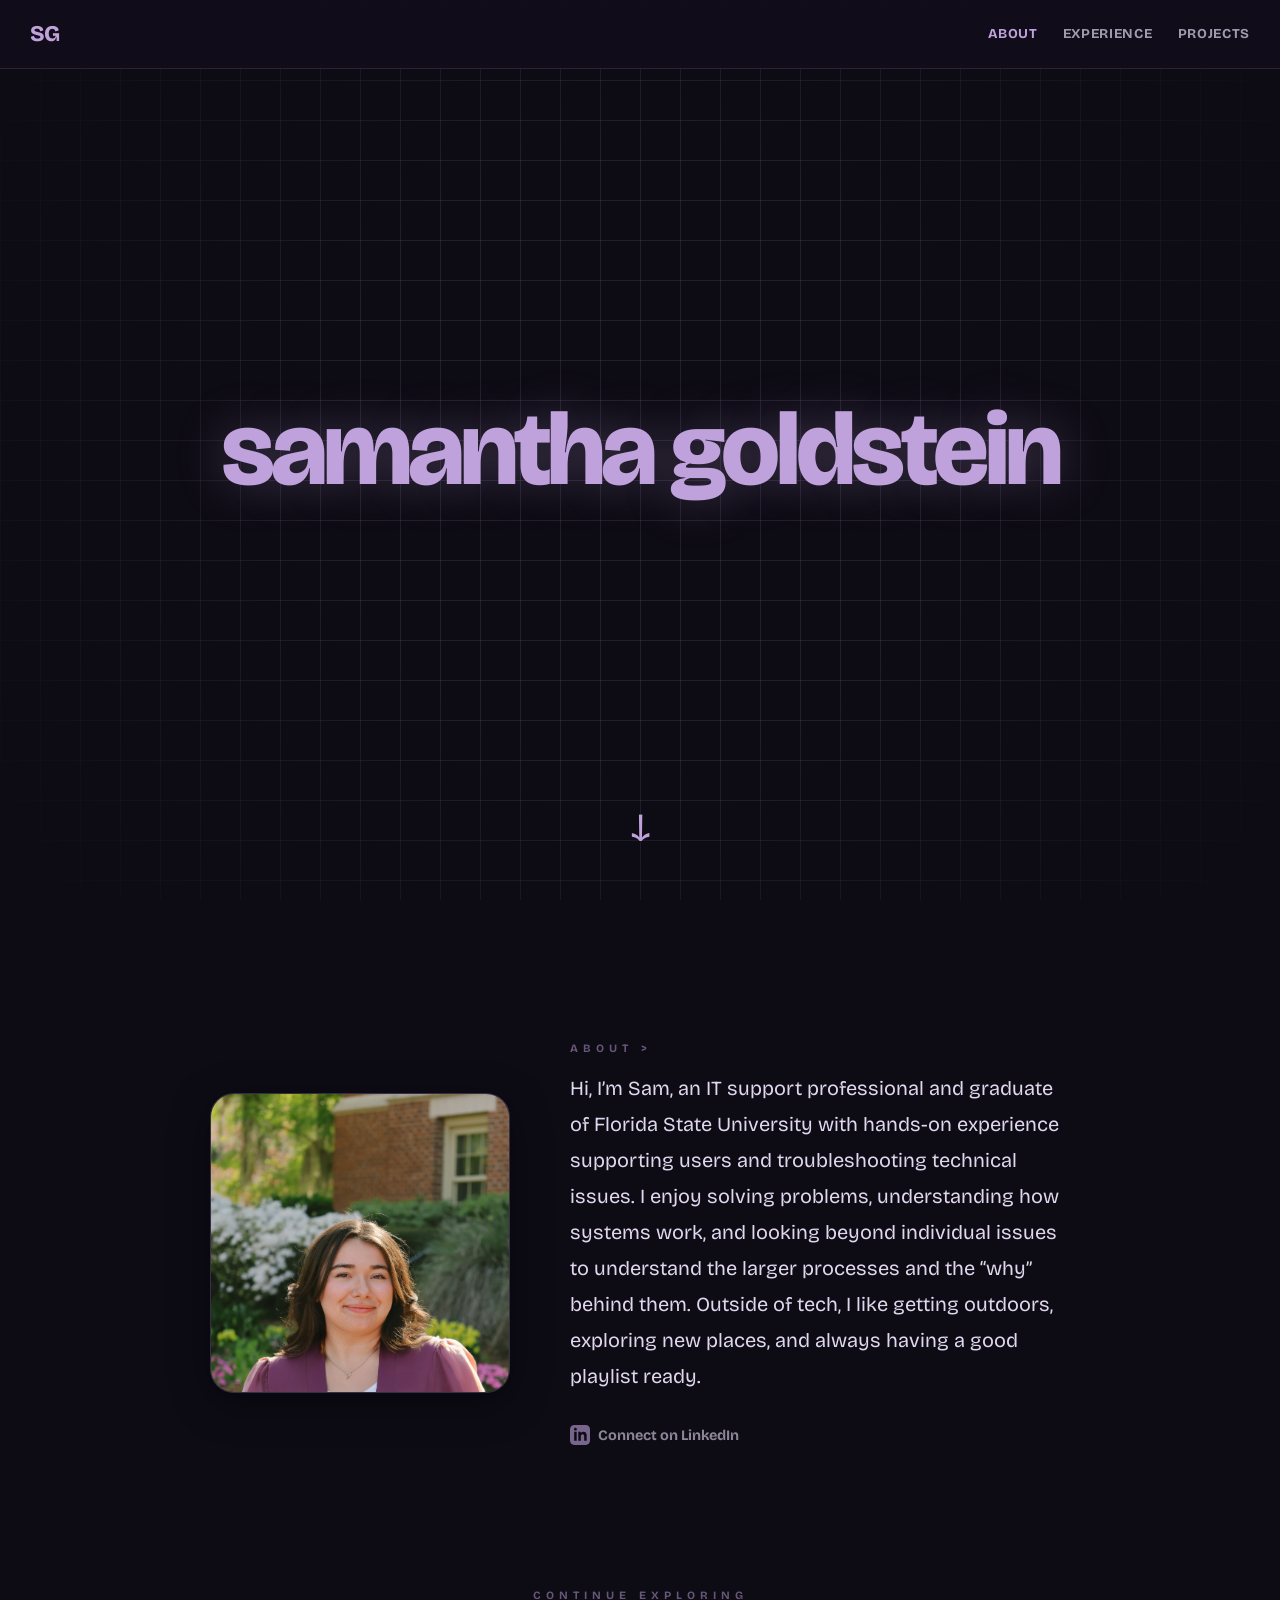
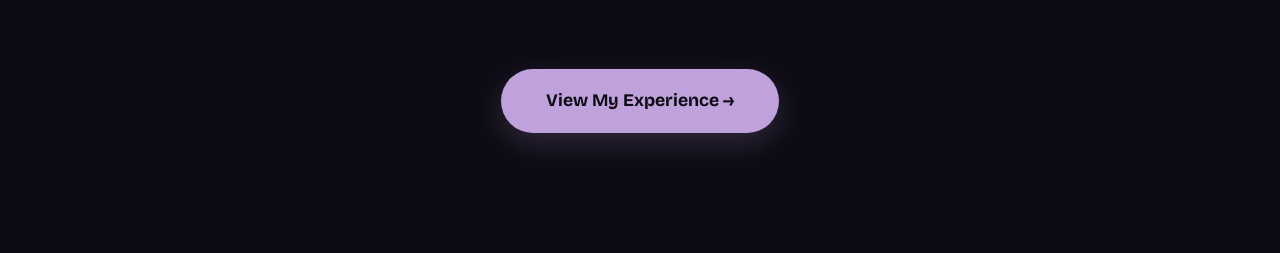
<file: index.html>
<!DOCTYPE html>
<html lang="en">
<head>
<meta charset="UTF-8">
<meta name="viewport" content="width=device-width, initial-scale=1.0">
<title>About | Samantha Goldstein</title>
<link href="https://fonts.googleapis.com/css2?family=Bricolage+Grotesque:wght@400;500;700;800&display=swap" rel="stylesheet">
<link rel="stylesheet" href="style.css">
</head>
<body>

  <div class="system-bg"></div>

  <nav>
    <div class="logo">SG</div>
    <div style="display:flex;">
      <a href="/" class="active">About</a>
      <a href="/experience">Experience</a> 
      <a href="/projects">Projects</a>
    </div>   
  </nav>

  <header class="hero-cover">
    <h1 class="cover-name">Samantha Goldstein</h1>
    <a href="#about" class="jump-arrow" id="scrollArrow">↓</a>
  </header>

  <main class="about-container" id="about">
    <div class="image-col">
      <img src="profile.png" alt="Samantha Goldstein" class="profile-box">
    </div>

    <article class="text-col">
      <span class="label">About > </span>
      <p class="about-text">
        Hi, I’m Sam, an IT support professional and graduate of Florida State University with hands-on experience supporting users and troubleshooting technical issues. I enjoy solving problems, understanding how systems work, and looking beyond individual issues to understand the larger processes and the “why” behind them. Outside of tech, I like getting outdoors, exploring new places, and always having a good playlist ready. </p>

      <div class="social-links">
        <a href="https://www.linkedin.com/in/samanthakgoldstein" target="_blank" class="social-icon">
          <svg viewBox="0 0 24 24"><path d="M19 0h-14c-2.761 0-5 2.239-5 5v14c0 2.761 2.239 5 5 5h14c2.762 0 5-2.239 5-5v-14c0-2.761-2.238-5-5-5zm-11 19h-3v-11h3v11zm-1.5-12.268c-.966 0-1.75-.79-1.75-1.764s.784-1.764 1.75-1.764 1.75.79 1.75 1.764-.783 1.764-1.75 1.764zm13.5 12.268h-3v-5.604c0-3.368-4-3.113-4 0v5.604h-3v-11h3v1.765c1.396-2.586 7-2.777 7 2.476v6.759z"/></svg>
          Connect on LinkedIn
        </a>
      </div>
    </article>
  </main>

  <footer style="text-align: center; padding-bottom: 120px;">
    <span class="label" style="margin-bottom: 24px; display: block;">Continue Exploring</span>
    <a href="experience.html" class="next-btn">View My Experience →</a>
  </footer>

  <script>
    window.onscroll = function() {
      var arrow = document.getElementById("scrollArrow");
      if (document.body.scrollTop > 100 || document.documentElement.scrollTop > 100) {
        arrow.style.opacity = "0";
        arrow.style.visibility = "hidden";
      } else {
        arrow.style.opacity = "1";
        arrow.style.visibility = "visible";
      }
    };
  </script>

</body>
</html>
</file>
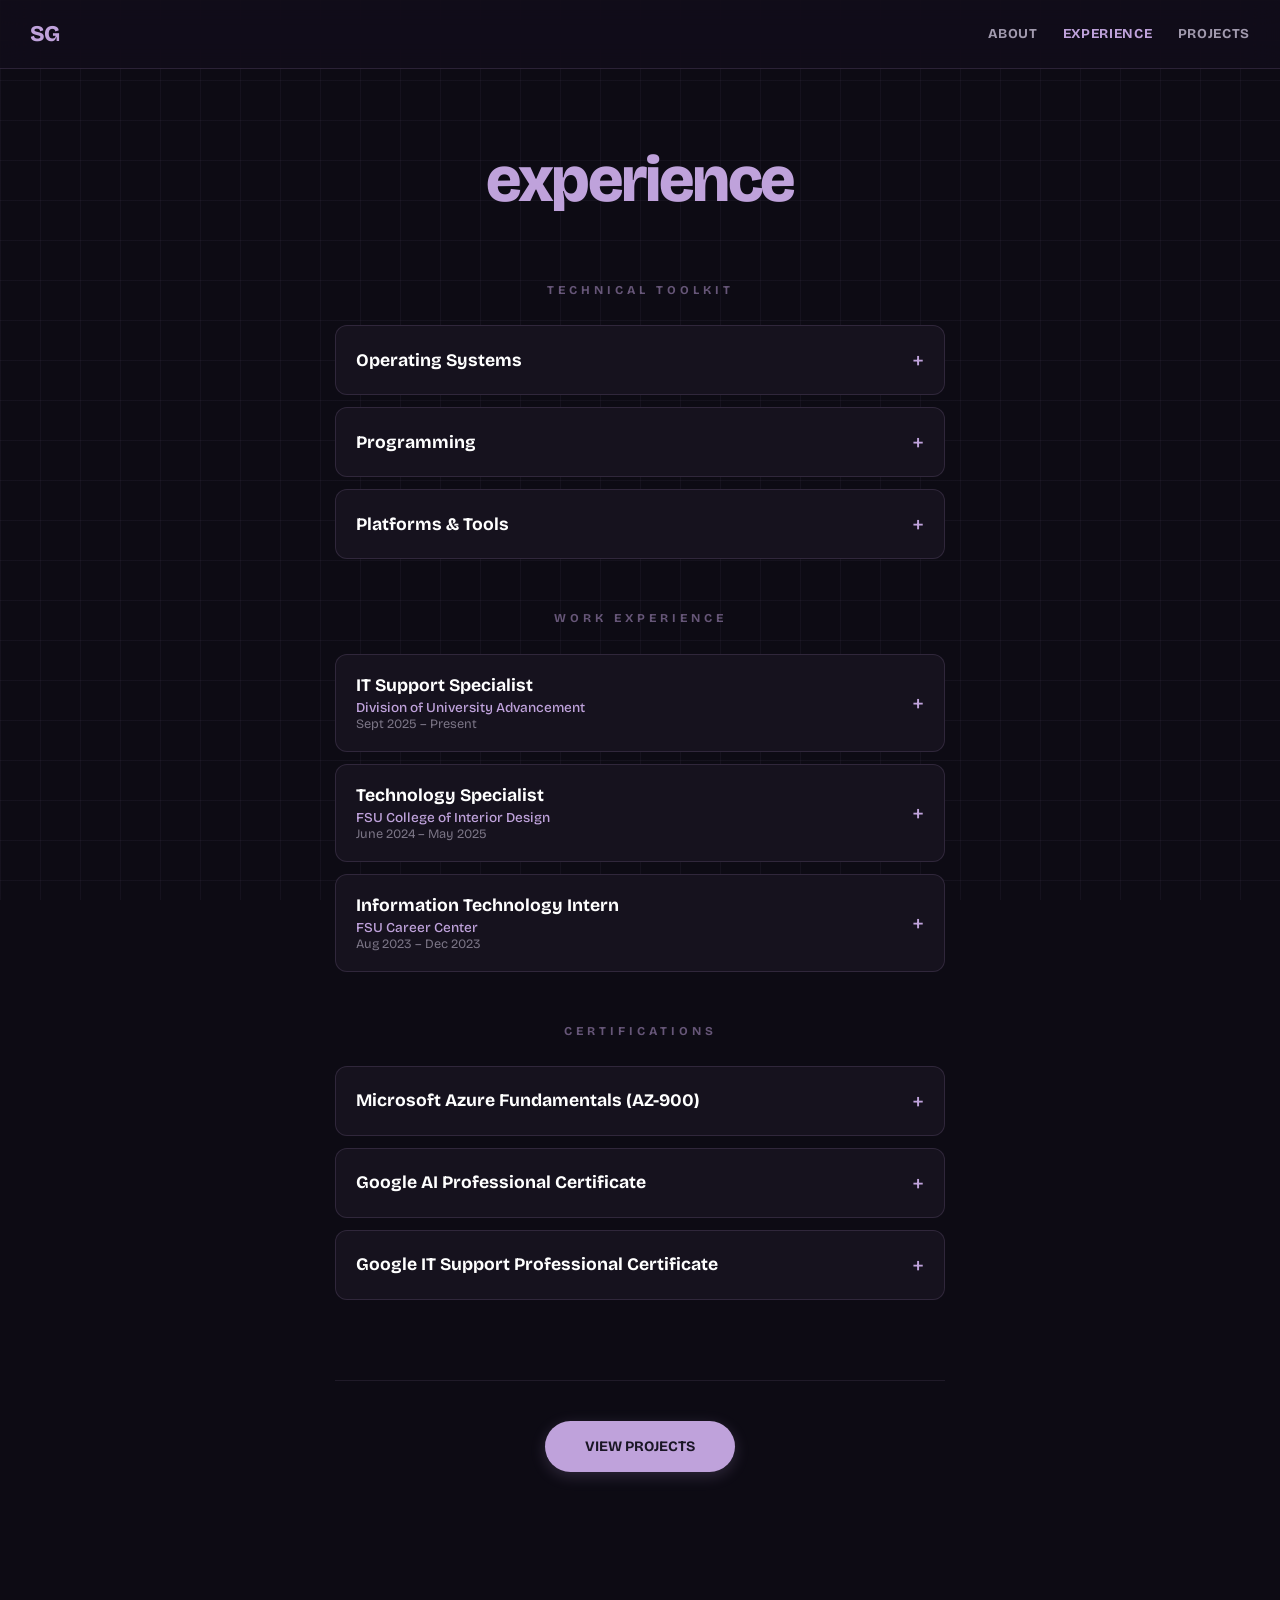
<file: experience.html>
<!DOCTYPE html>
<html lang="en">
<head>
<meta charset="UTF-8">
<meta name="viewport" content="width=device-width, initial-scale=1.0">
<title>Experience | Samantha Goldstein</title>
<link href="https://fonts.googleapis.com/css2?family=Bricolage+Grotesque:wght@400;500;700;800&display=swap" rel="stylesheet">
<link rel="stylesheet" href="style.css">
</head>
<body class="bg-experience">

  <nav class="sticky-nav">
    <div class="logo">SG</div>
    <div style="display:flex;">
      <a href="/">About</a>
      <a href="/experience" class="active">Experience</a>
      <a href="/projects">Projects</a>
    </div>
  </nav>

  <main class="page-content">
    <div class="page-heading">
      <h1>experience</h1>
    </div>

    <section aria-label="Skills">
      <div class="section-header">Technical Toolkit</div>

      <div class="card-container" id="skill-os">
        <button class="card-trigger" onclick="toggleCard('skill-os')" aria-expanded="false" aria-controls="panel-skill-os">
          <span class="title-wrapper">
            <span class="card-title">Operating Systems</span>
          </span>
          <span class="toggle-icon">+</span>
        </button>
        <div class="desc-panel" id="panel-skill-os">
          <div class="desc-content">
            Windows & macOS (Enterprise deployment, imaging, and hardware troubleshooting)
          </div>
        </div>
      </div>

      <div class="card-container" id="skill-prog">
        <button class="card-trigger" onclick="toggleCard('skill-prog')" aria-expanded="false" aria-controls="panel-skill-prog">
          <span class="title-wrapper">
            <span class="card-title">Programming</span>
          </span>
          <span class="toggle-icon">+</span>
        </button>
        <div class="desc-panel" id="panel-skill-prog">
          <div class="desc-content">
            Python (Scripting & automation)<br>
            JavaScript (scripting & DOM Interaction)<br>
            HTML / CSS (Portfolio development)
          </div>
        </div>
      </div>

      <div class="card-container" id="skill-tools">
        <button class="card-trigger" onclick="toggleCard('skill-tools')" aria-expanded="false" aria-controls="panel-skill-tools">
          <span class="title-wrapper">
            <span class="card-title">Platforms & Tools</span>
          </span>
          <span class="toggle-icon">+</span>
        </button>
        <div class="desc-panel" id="panel-skill-tools">
          <div class="desc-content">
            Active Directory (User & group management)<br>
            Microsoft 365, Jira, Salesforce<br>
            Endpoint Imaging & Deployment<br>
            Azure Fundamentals (AZ-900 labs)
          </div>
        </div>
      </div>
    </section>

    <section aria-label="Work Experience">
      <div class="section-header">Work Experience</div>

      <div class="card-container" id="job-adv">
        <button class="card-trigger" onclick="toggleCard('job-adv')" aria-expanded="false" aria-controls="panel-job-adv">
          <span>
            <span class="card-title">IT Support Specialist</span>
            <span class="card-subtitle">Division of University Advancement</span>
            <span class="card-dates">Sept 2025 – Present</span>
          </span>
          <span class="toggle-icon">+</span>
        </button>
        <div class="desc-panel" id="panel-job-adv">
          <div class="desc-content">
            <ul class="job-list">
              <li>Provide enterprise end-user support for hardware, software, and access issues in a hybrid/remote environment using Jira and Salesforce Service Cloud.</li>
              <li>Support Windows 11 endpoint deployment via MDT imaging and assist with device provisioning for on-site and remote hardware.</li>
              <li>Administer macOS endpoints using Jamf Pro, including device enrollment and remote troubleshooting.</li>
              <li>Provide foundational support for Windows Autopilot provisioning workflows within an enterprise environment.</li>
              <li>Manage Active Directory identity tasks, including user lifecycle management and role-based access control.</li>
            </ul>
            <div class="nested-job">
              <span class="card-title" style="font-size:0.9rem;">IT Support Intern</span>
              <span class="card-dates">Jan 2025 – Sept 2025</span>
              <ul class="job-list" style="margin-top:10px;">
              <li>Provided front-line support for hardware, software, and account-related technical requests.</li>
              <li>Assisted senior team members with Windows imaging and deployment processes.</li>
              <li>Supported daily Active Directory organization and user account maintenance.</li>
              <li>Collaborated on team documentation by outlining workflows for common issues identified.</li>
              </ul>
            </div>
          </div>
        </div>
      </div>

      <div class="card-container" id="job-cid">
        <button class="card-trigger" onclick="toggleCard('job-cid')" aria-expanded="false" aria-controls="panel-job-cid">
          <span>
            <span class="card-title">Technology Specialist</span>
            <span class="card-subtitle">FSU College of Interior Design</span>
            <span class="card-dates">June 2024 – May 2025</span>
          </span>
          <span class="toggle-icon">+</span>
        </button>
        <div class="desc-panel" id="panel-job-cid">
          <div class="desc-content">
            <ul class="job-list">
              <li>Served as the primary first-response contact for technical issues, triaging and resolving hardware, software, and connectivity problems.</li>
              <li>Built an automated inventory tracking system using custom script logic to streamline local asset management.</li>
              <li>Created clear training documentation and setup guides for network printers and multimedia equipment to help users troubleshoot common issues independently.</li>
              <li>Maintained hardware components and peripheral equipment to ensure consistent uptime for academic labs.</li>
            </ul>
          </div>
        </div>
      </div>

      <div class="card-container" id="job-career">
        <button class="card-trigger" onclick="toggleCard('job-career')" aria-expanded="false" aria-controls="panel-job-career">
          <span>
            <span class="card-title">Information Technology Intern</span>
            <span class="card-subtitle">FSU Career Center</span>
            <span class="card-dates">Aug 2023 – Dec 2023</span>
          </span>
          <span class="toggle-icon">+</span>
        </button>
        <div class="desc-panel" id="panel-job-career">
          <div class="desc-content">
            <ul class="job-list">
              <li>Provided frontline technical support for hardware and software incidents.</li>
              <li>Managed technical setup and onsite support for large-scale university events with 2,000+ attendees.</li>
              <li>Maintained technical readiness by proactively identifying potential hardware and connectivity issues before event start times.</li>
            </ul>
          </div>
        </div>
      </div>
    </section>

    <section aria-label="Certifications">
      <div class="section-header">Certifications</div>
      
      <div class="card-container" id="cert-az">
        <button class="card-trigger" onclick="toggleCard('cert-az')" aria-expanded="false" aria-controls="panel-cert-az">
          <span class="card-title">Microsoft Azure Fundamentals (AZ-900)</span>
          <span class="toggle-icon">+</span>
        </button>
        <div class="desc-panel" id="panel-cert-az">
          <div class="desc-content">Focus on cloud concepts, Azure services, and core security principles.</div>
        </div>
      </div>

      <div class="card-container" id="cert-ai">
        <button class="card-trigger" onclick="toggleCard('cert-ai')" aria-expanded="false" aria-controls="panel-cert-ai">
          <span class="card-title">Google AI Professional Certificate</span>
          <span class="toggle-icon">+</span>
        </button>
        <div class="desc-panel" id="panel-cert-ai">
          <div class="desc-content">Applied generative AI tools to automate workflows and build diagnostic agents.</div>
        </div>
      </div>

      <div class="card-container" id="cert-it">
        <button class="card-trigger" onclick="toggleCard('cert-it')" aria-expanded="false" aria-controls="panel-cert-it">
          <span class="card-title">Google IT Support Professional Certificate</span>
          <span class="toggle-icon">+</span>
        </button>
        <div class="desc-panel" id="panel-cert-it">
          <div class="desc-content">Troubleshooting, system administration, networking, and IT support best practices.</div>
        </div>
      </div>
    </section>

   <footer class="footer-actions">
     <!-- <a href="Samantha_Goldstein_Resume.pdf" target="_blank" class="resume-ghost-btn">
        PDF Resume
      </a> Can determine at a later date if I want to incorp -->

      <a href="projects.html" class="projects-btn">
        View Projects
      </a>
    </footer> 
  </main>

  <script>
    function toggleCard(id) {
      const container = document.getElementById(id);
      const button = container.querySelector('button');
      const isExpanded = container.classList.contains('is-expanded');
      container.classList.toggle('is-expanded');
      button.setAttribute('aria-expanded', !isExpanded);
    }
  </script>

</body>
</html>
</file>
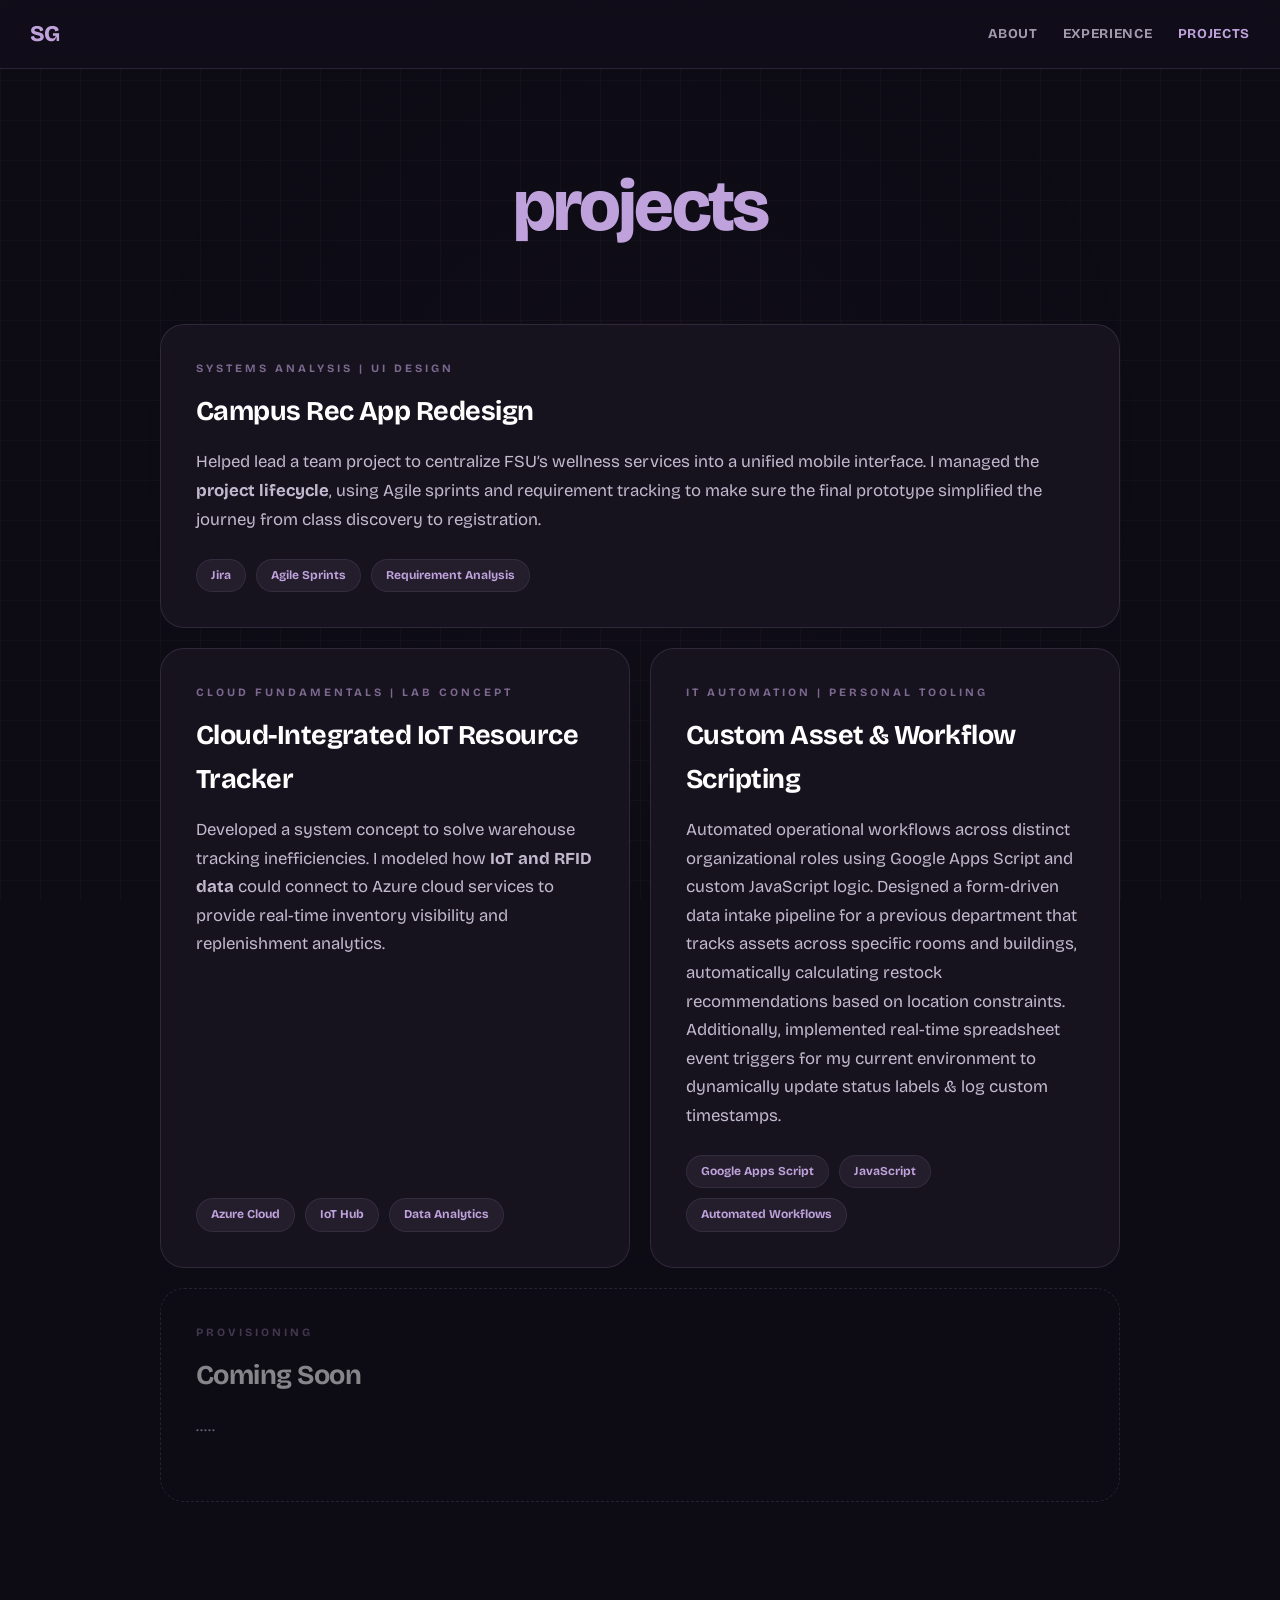
<file: projects.html>
<!DOCTYPE html>
<html lang="en">
<head>
<meta charset="UTF-8">
<meta name="viewport" content="width=device-width, initial-scale=1.0">
<title>Projects | Samantha Goldstein</title>
<link href="https://fonts.googleapis.com/css2?family=Bricolage+Grotesque:wght@400;500;700;800&display=swap" rel="stylesheet">
<link rel="stylesheet" href="style.css">
</head>
<body class="bg-projects">

  <nav class="sticky-nav">
    <div class="logo">SG</div>
    <div style="display:flex;">
      <a href="/">About</a>
      <a href="/experience">Experience</a>
      <a href="/projects" class="active">Projects</a>
    </div>
  </nav>

  <main class="projects-container">
    <h1>projects</h1>

    <div class="bento-grid">
      
      <section class="bento-item featured">
        <div>
          <span class="tag"> Systems Analysis | UI Design </span>
          <h3>Campus Rec App Redesign</h3>
          <p class="project-text">
            Helped lead a team project to centralize FSU’s wellness services into a unified mobile interface. I managed the <strong>project lifecycle</strong>, using Agile sprints and requirement tracking to make sure the final prototype simplified the journey from class discovery to registration.
          </p>
        </div>
        <div class="tools">
          <span class="tool-pill">Jira</span>
          <span class="tool-pill">Agile Sprints</span>
          <span class="tool-pill">Requirement Analysis</span>
        </div>
      </section>

      <section class="bento-item cloud">
        <div>
          <span class="tag">Cloud Fundamentals | Lab Concept</span>
          <h3>Cloud-Integrated IoT Resource Tracker</h3>
          <p class="project-text">
            Developed a system concept to solve warehouse tracking inefficiencies. I modeled how <strong>IoT and RFID data</strong> could connect to Azure cloud services to provide real-time inventory visibility and replenishment analytics.
          </p>
        </div>
        <div class="tools">
          <span class="tool-pill">Azure Cloud</span>
          <span class="tool-pill">IoT Hub</span>
          <span class="tool-pill">Data Analytics</span>
        </div>
      </section>

      <section class="bento-item script">
        <div>
          <span class="tag">IT Automation | Personal Tooling</span>
          <h3>Custom Asset & Workflow Scripting</h3>
          <p class="project-text">
            Automated operational workflows across distinct organizational roles using Google Apps Script and custom JavaScript logic. Designed a form-driven data intake pipeline for a previous department that tracks assets across specific rooms and buildings, automatically calculating restock recommendations based on location constraints. Additionally, implemented real-time spreadsheet event triggers for my current environment to dynamically update status labels & log custom timestamps.          </p>
        </div>
        <div class="tools">
          <span class="tool-pill">Google Apps Script</span>
          <span class="tool-pill">JavaScript</span>
          <span class="tool-pill">Automated Workflows</span>
        </div>
      </section>

      <section class="bento-item coming-soon">
        <div>
          <span class="tag">Provisioning</span>
          <h3>Coming Soon</h3>
          <p class="project-text">
            .....
          </p>
        </div>
      </section>

    </div>
  </main>

</body>
</html>
</file>
<file: style.css>
:root {
  --bg-dark: #0D0B14;
  --bg-card: #16121E;
  --accent: #BFA2DB;
  --text: #E0D7EE;
  --white: #FFFFFF;
}

* {
  box-sizing: border-box;
  margin: 0;
  padding: 0;
}

html {
  scroll-behavior: smooth;
}

body {
  background-color: var(--bg-dark);
  font-family: 'Bricolage Grotesque', sans-serif;
  color: var(--text);
  line-height: 1.6;
  overflow-x: hidden;
}

nav {
  background: rgba(18, 14, 26, 0.85);
  backdrop-filter: blur(15px);
  padding: 16px 30px;
  display: flex;
  justify-content: space-between;
  align-items: center;
  border-bottom: 1px solid rgba(191, 162, 219, 0.15);
  position: fixed;
  width: 100%;
  top: 0;
  z-index: 100;
}

nav.sticky-nav {
  position: sticky;
}

nav .logo {
  font-weight: 800;
  color: var(--accent);
  font-size: 1.4rem;
  letter-spacing: -0.05em;
}

nav a {
  color: var(--text);
  text-decoration: none;
  font-size: 0.85rem;
  margin-left: 25px;
  text-transform: uppercase;
  font-weight: 700;
  letter-spacing: 0.05em;
  opacity: 0.7;
  transition: 0.3s;
}

nav a:hover,
nav a.active {
  color: var(--accent);
  opacity: 1;
}

.system-bg {
  position: fixed;
  top: 0; left: 0;
  width: 100%; height: 100%;
  z-index: -1;
  background-color: var(--bg-dark);
  background-image: 
    linear-gradient(rgba(191, 162, 219, 0.12) 1px, transparent 1px),
    linear-gradient(90deg, rgba(191, 162, 219, 0.12) 1px, transparent 1px);
  background-size: 40px 40px;
  animation: grid-scroll 20s linear infinite;
}

@keyframes grid-scroll {
  from { background-position: 0 0; }
  to { background-position: 0 400px; }
}

.system-bg::after {
  content: "";
  position: absolute;
  top: 0; left: 0; width: 100%; height: 100%;
  background: radial-gradient(circle at 50% 50%, transparent 40%, var(--bg-dark) 95%);
}

.hero-cover {
  height: 100vh;
  display: flex;
  flex-direction: column;
  justify-content: center;
  align-items: center;
  text-align: center;
  padding: 20px;
  position: relative;
}

.cover-name {
  font-size: clamp(3rem, 12vw, 6.5rem);
  font-weight: 800;
  color: var(--accent);
  letter-spacing: -0.04em;
  text-transform: lowercase;
  text-shadow: 0 0 50px rgba(191, 162, 219, 0.3);
}

.jump-arrow {
  position: absolute;
  bottom: 40px;
  color: var(--accent);
  text-decoration: none;
  font-size: 2.5rem;
  animation: bounce 2s infinite;
  cursor: pointer;
  transition: opacity 0.5s ease, visibility 0.5s;
  z-index: 10;
}

@keyframes bounce {
  0%, 20%, 50%, 80%, 100% { transform: translateY(0); }
  40% { transform: translateY(-12px); }
  60% { transform: translateY(-6px); }
}

.about-container {
  max-width: 900px;
  margin: 0 auto;
  padding: 140px 20px; 
  display: flex;
  align-items: center;
  gap: 60px;
}

.image-col { flex: 0 0 300px; }

.profile-box {
  width: 100%;
  aspect-ratio: 1/1;
  background: var(--bg-card);
  border: 1px solid rgba(191, 162, 219, 0.2);
  border-radius: 24px;
  display: block;
  object-fit: cover;
  object-position: top;
  transition: 0.4s ease;
  box-shadow: 0 10px 40px rgba(0,0,0,0.4);
}

.profile-box:hover {
  border-color: var(--accent);
  transform: translateY(-8px) rotate(-1deg);
}

.text-col { flex: 1; }
.label { font-size: 0.7rem; letter-spacing: 5px; text-transform: uppercase; font-weight: 700; color: var(--accent); opacity: 0.5; margin-bottom: 12px; display: block; }
.about-text { font-size: 1.25rem; line-height: 1.8; color: var(--text); }

.social-links { display: flex; gap: 20px; margin-top: 30px; }

.social-icon {
  display: flex;
  align-items: center;
  gap: 8px;
  color: var(--text);
  text-decoration: none;
  font-size: 0.9rem;
  font-weight: 700;
  opacity: 0.6;
  transition: 0.3s ease;
}

.social-icon svg { width: 20px; height: 20px; fill: var(--accent); }
.social-icon:hover { opacity: 1; color: var(--accent); transform: translateY(-2px); }

.next-btn {
  display: inline-block;
  font-size: 1.1rem;
  font-weight: 700;
  color: var(--bg-dark);
  background: var(--accent);
  padding: 18px 45px;
  border-radius: 50px;
  text-decoration: none;
  transition: all 0.4s cubic-bezier(0.175, 0.885, 0.32, 1.275);
  box-shadow: 0 10px 30px rgba(191, 162, 219, 0.2);
  margin-top: 40px;
}

.next-btn:hover { background: var(--white); transform: scale(1.05); box-shadow: 0 15px 40px rgba(191, 162, 219, 0.4); }

body.bg-projects {
  background-image: 
    linear-gradient(rgba(191, 162, 219, 0.03) 1px, transparent 1px),
    linear-gradient(90deg, rgba(191, 162, 219, 0.03) 1px, transparent 1px);
  background-size: 40px 40px;
  background-attachment: fixed;
  padding-bottom: 100px;
}

body.bg-projects::before {
  content: "";
  position: fixed;
  top: 0; left: 0; width: 100%; height: 100%;
  background: radial-gradient(circle at 50% 50%, rgba(191, 162, 219, 0.02) 0%, transparent 70%);
  pointer-events: none;
  z-index: -1;
}

.projects-container { max-width: 1000px; margin: 80px auto 0; padding: 0 20px; }

.projects-container h1 { 
  font-size: clamp(3rem, 10vw, 4.5rem); 
  font-weight: 800; 
  color: var(--accent); 
  margin-bottom: 60px; 
  text-align: center; 
  letter-spacing: -0.04em; 
  text-transform: lowercase; 
}

.bento-grid {
  display: flex;
  flex-wrap: wrap;
  gap: 20px;
  align-items: stretch;
}

.bento-item {
  flex: 1 1 calc(50% - 10px);
  background: var(--bg-card);
  border: 1px solid rgba(191, 162, 219, 0.15);
  border-radius: 24px;
  padding: 35px;
  transition: all 0.4s cubic-bezier(0.4, 0, 0.2, 1);
  display: flex;
  flex-direction: column;
  position: relative;
  overflow: hidden;
}

.bento-item.featured { flex: 1 1 100%; }

.bento-item:hover {
  border-color: var(--accent);
  transform: translateY(-5px);
  background: #1C1924;
  box-shadow: 0 20px 40px -10px rgba(0,0,0,0.5);
}

.tag { 
  font-size: 0.7rem; 
  font-weight: 700; 
  text-transform: uppercase; 
  color: var(--accent); 
  letter-spacing: 3px; 
  margin-bottom: 12px; 
  display: block; 
  opacity: 0.6; 
}

.bento-item h3 { 
  font-size: 1.7rem; 
  font-weight: 700; 
  color: var(--white); 
  margin-bottom: 15px; 
  letter-spacing: -0.02em; 
}

.project-text { 
  font-size: 1.05rem; 
  line-height: 1.7; 
  opacity: 0.85; 
  margin-bottom: 25px; 
}

.tools { display: flex; flex-wrap: wrap; gap: 10px; margin-top: auto; }

.tool-pill { 
  background: rgba(191, 162, 219, 0.08); 
  color: var(--accent); 
  padding: 6px 14px; 
  border-radius: 100px; 
  font-size: 0.75rem; 
  font-weight: 700; 
  border: 1px solid rgba(191, 162, 219, 0.1); 
}

.coming-soon {
  border: 1px dashed rgba(191, 162, 219, 0.3);
  background: transparent;
  opacity: 0.5;
}

body.bg-experience {
  background-image: 
    linear-gradient(rgba(191, 162, 219, 0.05) 1px, transparent 1px),
    linear-gradient(90deg, rgba(191, 162, 219, 0.05) 1px, transparent 1px);
  background-size: 40px 40px;
  background-attachment: fixed;
}

.page-content { padding: 60px 20px; max-width: 650px; margin: 0 auto; }
.page-heading { text-align: center; margin-bottom: 50px; }
.page-heading h1 { font-size: clamp(3rem, 10vw, 4rem); font-weight: 800; letter-spacing: -0.04em; text-transform: lowercase; color: var(--accent); }
.section-header { font-size: 0.75rem; letter-spacing: 4px; text-transform: uppercase; text-align: center; margin: 50px 0 25px; font-weight: 700; color: rgba(191, 162, 219, 0.5); }

.card-container { margin-bottom: 12px; }
.card-trigger {
  width: 100%;
  background: var(--bg-card);
  border: 1px solid rgba(191, 162, 219, 0.15);
  border-radius: 12px;
  padding: 20px;
  color: inherit;
  font-family: inherit;
  text-align: left;
  cursor: pointer;
  display: flex;
  justify-content: space-between;
  align-items: center;
  transition: all 0.3s cubic-bezier(0.4, 0, 0.2, 1);
}

.card-trigger:hover {
  background: #1F1A2B;
  border-color: var(--accent);
  transform: translateY(-2px);
}

.title-wrapper { display: flex; align-items: center; gap: 15px; }
.section-icon { color: var(--accent); opacity: 0.7; stroke-width: 1.5px; width: 20px; height: 20px; }

.card-title { font-weight: 700; font-size: 1.1rem; color: var(--white); display: block; }
.card-subtitle { font-size: 0.85rem; font-weight: 500; color: var(--accent); display: block; margin-top: 3px; }
.card-dates { font-size: 0.8rem; color: rgba(224, 215, 238, 0.5); display: block; }
.toggle-icon { font-size: 1.5rem; color: var(--accent); transition: transform 0.4s ease; }

.desc-panel { max-height: 0; overflow: hidden; transition: max-height 0.4s ease-out, opacity 0.3s ease; opacity: 0; }
.is-expanded .card-trigger { border-bottom-left-radius: 0; border-bottom-right-radius: 0; border-color: var(--accent); }
.is-expanded .toggle-icon { transform: rotate(45deg); }
.is-expanded .desc-panel { max-height: 1200px; opacity: 1; background: #1F1A2B; border: 1px solid var(--accent); border-top: none; border-bottom-left-radius: 12px; border-bottom-right-radius: 12px; }

.desc-content {
  padding: 20px;
  font-size: 0.9rem;
  color: #D1C9E0;
  border-top: 1px solid rgba(191, 162, 219, 0.1);
  line-height: 1.7;
}

.job-list { padding-left: 0; list-style: none; }
.job-list li { margin-bottom: 12px; position: relative; padding-left: 20px; }

.job-list li::before {
  content: "•";
  position: absolute;
  left: 0;
  color: var(--accent);
  font-size: 0.9rem;
  top: -1px;
  opacity: 0.7;
}

.nested-job {
  margin-top: 15px;
  padding: 15px;
  background: rgba(0, 0, 0, 0.2);
  border-radius: 8px;
  border-left: 2px solid var(--accent);
}

.footer-actions {
  margin-top: 80px;
  padding-top: 40px;
  border-top: 1px solid rgba(191, 162, 219, 0.1);
  display: flex;
  justify-content: center;
  align-items: center;
  gap: 20px;
  margin-bottom: 80px;
  flex-wrap: wrap;
}

.projects-btn {
  display: inline-flex;
  align-items: center;
  gap: 12px;
  font-weight: 700;
  font-size: 0.9rem;
  text-transform: uppercase;
  color: #1A1625;
  background: var(--accent);
  padding: 14px 40px;
  border-radius: 50px;
  text-decoration: none;
  transition: all 0.3s ease;
  box-shadow: 0 4px 15px rgba(191, 162, 219, 0.2);
}

.projects-btn:hover {
  background: var(--white);
  transform: translateY(-2px);
  box-shadow: 0 6px 20px rgba(255, 255, 255, 0.1);
}

.resume-ghost-btn {
  display: inline-flex;
  align-items: center;
  gap: 10px;
  font-weight: 700;
  font-size: 0.85rem;
  text-transform: uppercase;
  color: var(--accent);
  border: 1px solid rgba(191, 162, 219, 0.4);
  padding: 14px 30px;
  border-radius: 50px;
  text-decoration: none;
  transition: all 0.3s ease;
}

.resume-ghost-btn:hover {
  border-color: var(--accent);
  background: rgba(191, 162, 219, 0.05);
  transform: translateY(-2px);
}

@media (max-width: 768px) {
  .about-container { flex-direction: column; text-align: center; gap: 40px; }
  .image-col { width: 240px; }
  
  /* Update this block to align with your Flexbox grid */
  .bento-grid {
    display: flex;
    flex-direction: column;
  }
  
  .projects-container h1 { font-size: 3rem; }
}
</file>
